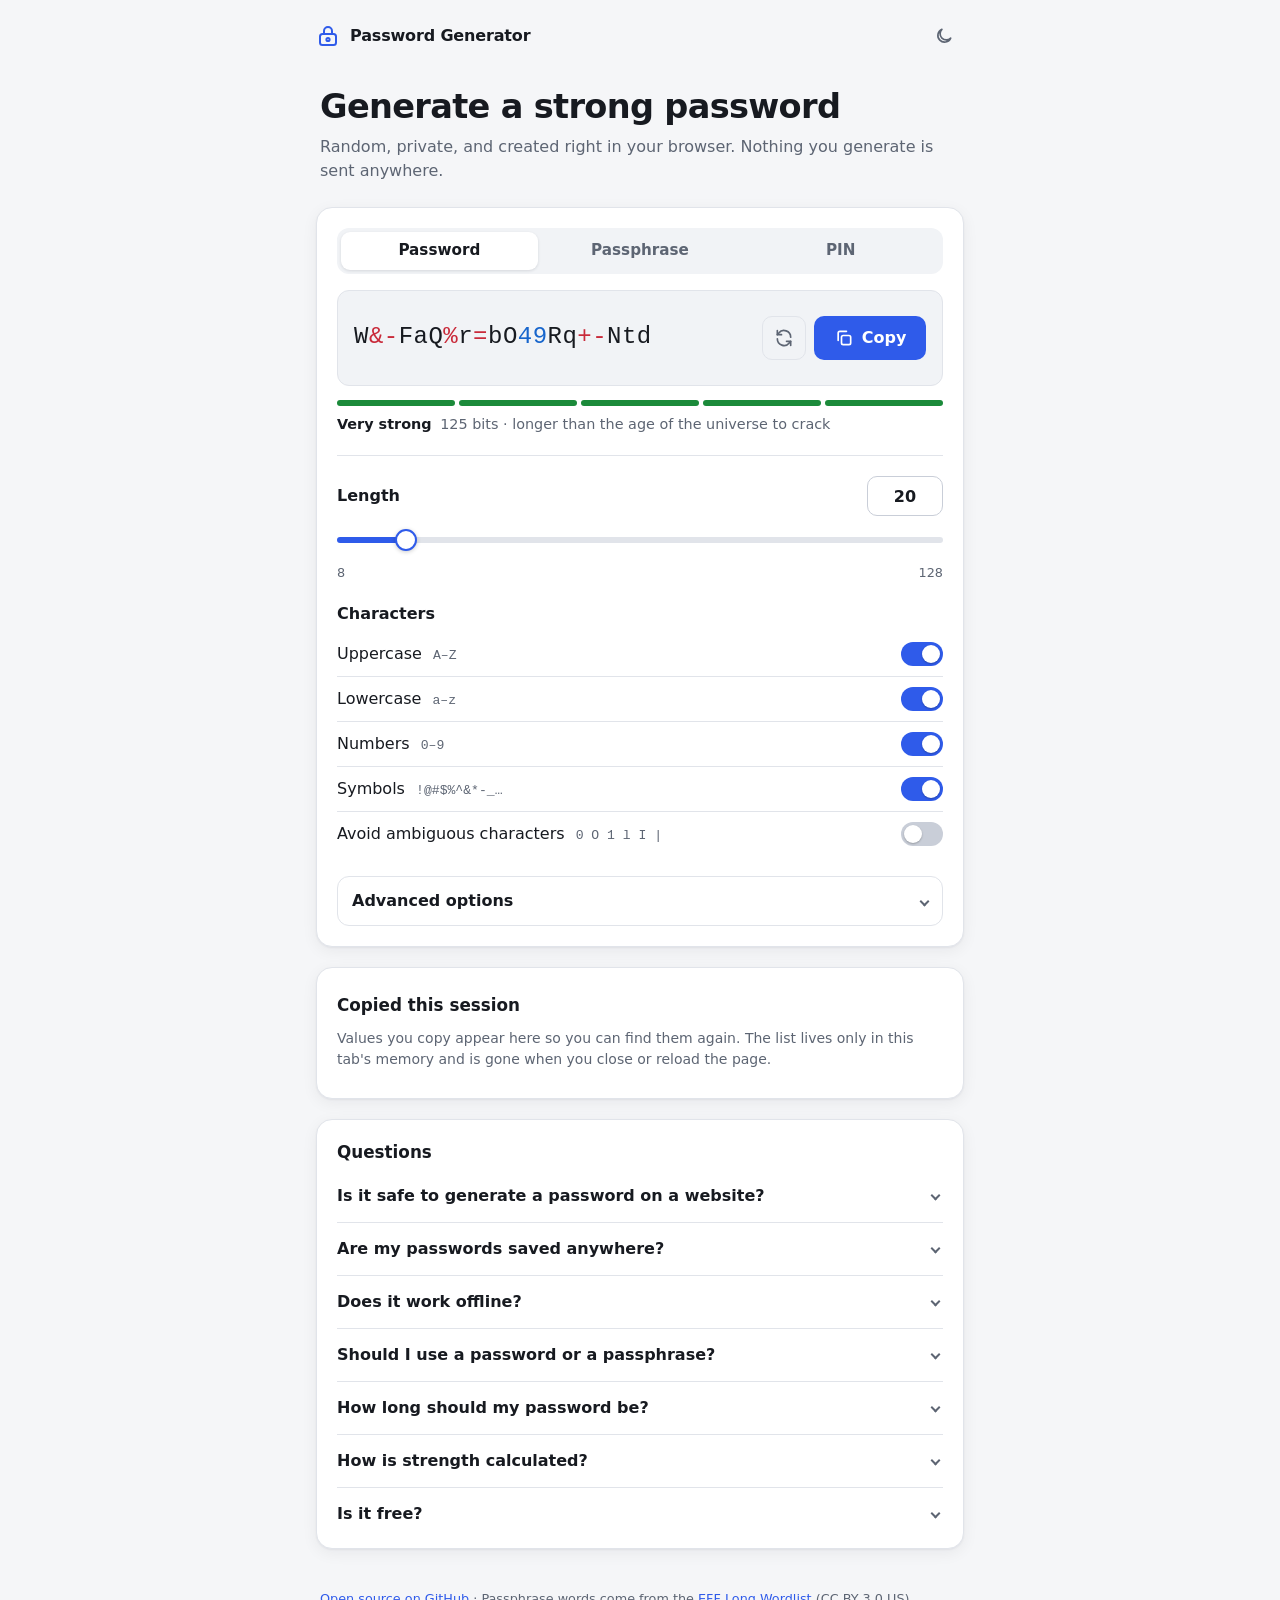
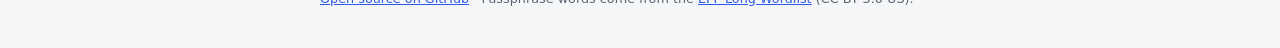
<file: index.html>
<!doctype html>
<html lang="en">
<head>
  <meta charset="utf-8">
  <meta name="viewport" content="width=device-width, initial-scale=1">
  <meta http-equiv="Content-Security-Policy" content="default-src 'none'; script-src 'self'; style-src 'self'; img-src 'self' data:; manifest-src 'self'; worker-src 'self'; base-uri 'none'; form-action 'none'">
  <meta name="referrer" content="no-referrer">
  <title>Password &amp; Passphrase Generator – Free, Private, Offline</title>
  <meta name="description" content="Generate strong passwords, passphrases and PINs in your browser. Free, open source, no tracking, works offline. Nothing leaves your device.">
  <link rel="canonical" href="https://simonesarti.github.io/password-generator/">

  <!-- Link previews (Open Graph / X) -->
  <meta property="og:type" content="website">
  <meta property="og:site_name" content="Password Generator">
  <meta property="og:title" content="Password &amp; Passphrase Generator – Free, Private, Offline">
  <meta property="og:description" content="Strong passwords, passphrases and PINs generated in your browser. Free, open source, no tracking, works offline.">
  <meta property="og:url" content="https://simonesarti.github.io/password-generator/">
  <meta property="og:image" content="https://simonesarti.github.io/password-generator/assets/og-image.png">
  <meta property="og:image:width" content="1200">
  <meta property="og:image:height" content="630">
  <meta property="og:image:alt" content="Password Generator: strong passwords, generated privately. Free and open source, no tracking, works offline.">
  <meta property="og:locale" content="en_US">
  <meta name="twitter:card" content="summary_large_image">

  <!-- App / icons -->
  <meta name="theme-color" content="#f5f6f8" media="(prefers-color-scheme: light)">
  <meta name="theme-color" content="#0f1115" media="(prefers-color-scheme: dark)">
  <link rel="manifest" href="manifest.webmanifest">
  <link rel="icon" href="favicon.svg" type="image/svg+xml">
  <link rel="icon" href="assets/icons/icon-192.png" type="image/png" sizes="192x192">
  <link rel="apple-touch-icon" href="assets/icons/apple-touch-icon.png">
  <meta name="apple-mobile-web-app-title" content="Passwords">

  <!-- Structured data for search engines (data only, never executed) -->
  <script type="application/ld+json">
  {
    "@context": "https://schema.org",
    "@type": "WebApplication",
    "name": "Password Generator",
    "alternateName": "Password & Passphrase Generator",
    "url": "https://simonesarti.github.io/password-generator/",
    "description": "Free, open-source generator for strong passwords, passphrases and PINs. Runs entirely in the browser with no tracking and works offline.",
    "image": "https://simonesarti.github.io/password-generator/assets/og-image.png",
    "applicationCategory": "SecurityApplication",
    "operatingSystem": "Any",
    "browserRequirements": "Requires JavaScript and a modern web browser",
    "isAccessibleForFree": true,
    "offers": { "@type": "Offer", "price": "0", "priceCurrency": "USD" },
    "featureList": [
      "Random passwords from 8 to 128 characters",
      "Passphrases from the EFF long wordlist",
      "Numeric PINs",
      "Strength meter with estimated crack time",
      "Works offline and can be installed as an app",
      "No tracking, cookies or third-party scripts"
    ],
    "sameAs": ["https://github.com/simonesarti/password-generator"]
  }
  </script>

  <link rel="stylesheet" href="assets/css/style.css">
  <script src="assets/js/theme.js"></script>
</head>
<body>
  <header class="topbar">
    <div class="brand">
      <svg class="brand-icon" viewBox="0 0 24 24" aria-hidden="true"><rect x="4" y="10" width="16" height="11" rx="2.5"/><path d="M8 10V7a4 4 0 0 1 8 0v3"/><circle cx="12" cy="15.5" r="1.6"/></svg>
      <span>Password Generator</span>
    </div>
    <button id="theme-toggle" class="icon-btn" type="button" aria-label="Switch to dark theme" title="Toggle theme">
      <svg class="icon-moon" viewBox="0 0 24 24" aria-hidden="true"><path d="M20 14.5A8 8 0 1 1 9.5 4a6.5 6.5 0 0 0 10.5 10.5z"/></svg>
      <svg class="icon-sun" viewBox="0 0 24 24" aria-hidden="true"><circle cx="12" cy="12" r="4"/><path d="M12 2v2M12 20v2M4.9 4.9l1.4 1.4M17.7 17.7l1.4 1.4M2 12h2M20 12h2M4.9 19.1l1.4-1.4M17.7 6.3l1.4-1.4"/></svg>
    </button>
  </header>

  <main class="container">
    <div class="intro">
      <h1>Generate a strong password</h1>
      <p>Random, private, and created right in your browser. Nothing you generate is sent anywhere.</p>
    </div>

    <section class="card generator" aria-label="Generator">
      <div class="tabs" role="tablist" aria-label="What to generate">
        <button type="button" role="tab" id="tab-password" data-mode="password" aria-controls="panel-password" aria-selected="true">Password</button>
        <button type="button" role="tab" id="tab-passphrase" data-mode="passphrase" aria-controls="panel-passphrase" aria-selected="false" tabindex="-1">Passphrase</button>
        <button type="button" role="tab" id="tab-pin" data-mode="pin" aria-controls="panel-pin" aria-selected="false" tabindex="-1">PIN</button>
      </div>

      <div class="output" id="output">
        <output id="result" class="result" aria-label="Generated value"></output>
        <div class="output-actions">
          <button id="regenerate" class="icon-btn icon-btn-lg" type="button" aria-label="Generate a new one" title="Generate a new one">
            <svg viewBox="0 0 24 24" aria-hidden="true"><path d="M20 11a8 8 0 0 0-14.3-4.9L4 8"/><path d="M4 3v5h5"/><path d="M4 13a8 8 0 0 0 14.3 4.9L20 16"/><path d="M20 21v-5h-5"/></svg>
          </button>
          <button id="copy" class="btn btn-primary" type="button">
            <svg viewBox="0 0 24 24" aria-hidden="true"><rect x="9" y="9" width="11" height="11" rx="2"/><path d="M5 15V6a2 2 0 0 1 2-2h8"/></svg>
            <span id="copy-label">Copy</span>
          </button>
        </div>
      </div>

      <div class="strength" id="strength" data-score="0">
        <div class="meter" aria-hidden="true"><span></span><span></span><span></span><span></span><span></span></div>
        <p class="strength-text" aria-live="polite">
          <strong id="strength-label">–</strong>
          <span id="strength-detail"></span>
        </p>
      </div>

      <!-- Password options -->
      <div class="panel" id="panel-password" role="tabpanel" aria-labelledby="tab-password">
        <div class="field">
          <div class="field-head">
            <label for="pw-length-range">Length</label>
            <input class="num" type="text" id="pw-length" inputmode="numeric" pattern="[0-9]*" role="spinbutton" spellcheck="false" aria-label="Password length">
          </div>
          <input type="range" id="pw-length-range" class="range">
          <div class="range-scale" id="pw-length-range-scale" aria-hidden="true"><span></span><span></span></div>
        </div>

        <fieldset class="group">
          <legend>Characters</legend>
          <label class="toggle"><input type="checkbox" id="pw-upper"><span class="switch" aria-hidden="true"></span><span class="toggle-text">Uppercase <small>A–Z</small></span></label>
          <label class="toggle"><input type="checkbox" id="pw-lower"><span class="switch" aria-hidden="true"></span><span class="toggle-text">Lowercase <small>a–z</small></span></label>
          <label class="toggle"><input type="checkbox" id="pw-digits"><span class="switch" aria-hidden="true"></span><span class="toggle-text">Numbers <small>0–9</small></span></label>
          <label class="toggle"><input type="checkbox" id="pw-symbols"><span class="switch" aria-hidden="true"></span><span class="toggle-text">Symbols <small id="pw-symbols-preview">!@#$%^&amp;*</small></span></label>
          <label class="toggle"><input type="checkbox" id="pw-ambiguous"><span class="switch" aria-hidden="true"></span><span class="toggle-text">Avoid ambiguous characters <small>0 O 1 l I |</small></span></label>
        </fieldset>

        <details class="advanced">
          <summary>Advanced options</summary>
          <div class="advanced-body">
            <div class="row-2">
              <div class="field-inline">
                <label for="pw-min-digits">Minimum numbers <small class="label-hint" id="pw-min-digits-hint"></small></label>
                <input class="num" type="text" id="pw-min-digits" inputmode="numeric" pattern="[0-9]*" role="spinbutton" spellcheck="false">
              </div>
              <div class="field-inline">
                <label for="pw-min-symbols">Minimum symbols <small class="label-hint" id="pw-min-symbols-hint"></small></label>
                <input class="num" type="text" id="pw-min-symbols" inputmode="numeric" pattern="[0-9]*" role="spinbutton" spellcheck="false">
              </div>
            </div>
            <div class="field-text">
              <label for="pw-symbol-set">Symbols to use</label>
              <input type="text" id="pw-symbol-set" class="text mono" spellcheck="false" autocomplete="off" autocapitalize="off">
              <p class="hint">Some sites only accept certain symbols. Edit this list to match.</p>
            </div>
            <div class="field-text">
              <label for="pw-exclude">Never use these characters</label>
              <input type="text" id="pw-exclude" class="text mono" spellcheck="false" autocomplete="off" autocapitalize="off" placeholder="e.g. &quot;'`\">
            </div>
            <button type="button" id="pw-reset" class="btn btn-ghost btn-sm">Reset to defaults</button>
          </div>
        </details>
      </div>

      <!-- Passphrase options -->
      <div class="panel" id="panel-passphrase" role="tabpanel" aria-labelledby="tab-passphrase" hidden>
        <div class="field">
          <div class="field-head">
            <label for="pp-words-range">Number of words</label>
            <input class="num" type="text" id="pp-words" inputmode="numeric" pattern="[0-9]*" role="spinbutton" spellcheck="false" aria-label="Number of words">
          </div>
          <input type="range" id="pp-words-range" class="range">
          <div class="range-scale" id="pp-words-range-scale" aria-hidden="true"><span></span><span></span></div>
        </div>

        <div class="field-select">
          <label for="pp-separator">Separator</label>
          <div class="select-wrap">
            <select id="pp-separator">
              <option value="hyphen">Hyphen ( - )</option>
              <option value="space">Space</option>
              <option value="period">Period ( . )</option>
              <option value="comma">Comma ( , )</option>
              <option value="underscore">Underscore ( _ )</option>
              <option value="none">None</option>
              <option value="digits">Random numbers</option>
              <option value="digitsSymbols">Random numbers &amp; symbols</option>
            </select>
          </div>
        </div>

        <fieldset class="group">
          <legend>Options</legend>
          <label class="toggle"><input type="checkbox" id="pp-capitalize"><span class="switch" aria-hidden="true"></span><span class="toggle-text">Capitalize words</span></label>
          <label class="toggle"><input type="checkbox" id="pp-number"><span class="switch" aria-hidden="true"></span><span class="toggle-text">Include a number</span></label>
        </fieldset>
      </div>

      <!-- PIN options -->
      <div class="panel" id="panel-pin" role="tabpanel" aria-labelledby="tab-pin" hidden>
        <div class="field">
          <div class="field-head">
            <label for="pin-length-range">Length</label>
            <input class="num" type="text" id="pin-length" inputmode="numeric" pattern="[0-9]*" role="spinbutton" spellcheck="false" aria-label="PIN length">
          </div>
          <input type="range" id="pin-length-range" class="range">
          <div class="range-scale" id="pin-length-range-scale" aria-hidden="true"><span></span><span></span></div>
        </div>
        <p class="hint">PINs are only safe where attempts are limited, like a phone or bank card that locks after a few wrong tries. Never use one as an account password.</p>
      </div>
    </section>

    <section class="card history" aria-labelledby="history-title">
      <div class="history-head">
        <h2 id="history-title">Copied this session</h2>
        <button type="button" id="history-clear" class="btn btn-ghost btn-sm" hidden>Clear</button>
      </div>
      <p class="hint" id="history-empty">Values you copy appear here so you can find them again. The list lives only in this tab's memory and is gone when you close or reload the page.</p>
      <ol class="history-list" id="history-list"></ol>
    </section>

    <section class="card faq" aria-labelledby="faq-title">
      <h2 id="faq-title">Questions</h2>

      <details class="faq-item">
        <summary>Is it safe to generate a password on a website?</summary>
        <p>Here, yes. Every value is created on your device by your browser's cryptographic random number generator and never leaves it. The page has no analytics, cookies or third-party scripts, and its security policy blocks it from connecting to any server. You can check by turning off your internet connection, or by reading the <a href="https://github.com/simonesarti/password-generator" rel="noopener noreferrer">source code</a>.</p>
      </details>

      <details class="faq-item">
        <summary>Are my passwords saved anywhere?</summary>
        <p>No. Only your settings are remembered, in this browser. Values you copy are listed under "Copied this session" until you close or reload the page, and are never written to storage.</p>
      </details>

      <details class="faq-item">
        <summary>Does it work offline?</summary>
        <p>Yes. After your first visit your browser keeps a copy of the page, so it works without a connection. You can also install it as an app: use "Add to Home Screen" on your phone, or the install icon in your browser's address bar.</p>
      </details>

      <details class="faq-item">
        <summary>Should I use a password or a passphrase?</summary>
        <p>Use a random password for accounts saved in a password manager: it packs the most strength into each character. Use a passphrase for things you have to remember or type, like your password manager's master password or your computer login.</p>
      </details>

      <details class="faq-item">
        <summary>How long should my password be?</summary>
        <p>A random password of 16 or more characters, or a passphrase of 5 or more words, is strong for almost anything. If a site limits length or symbols, change the options to match its rules; the strength meter shows how much protection you keep.</p>
      </details>

      <details class="faq-item">
        <summary>How is strength calculated?</summary>
        <p>From how the value was generated, not how it looks: how many characters or words were possible and how many were picked, measured in bits. Crack times assume an attacker trying 10 billion guesses per second against a stolen password database.</p>
      </details>

      <details class="faq-item">
        <summary>Is it free?</summary>
        <p>Yes, with no ads, accounts or limits. It's open source on <a href="https://github.com/simonesarti/password-generator" rel="noopener noreferrer">GitHub</a>.</p>
      </details>
    </section>
  </main>

  <footer class="footer">
    <p><a href="https://github.com/simonesarti/password-generator" rel="noopener noreferrer">Open source on GitHub</a> · Passphrase words come from the <a href="https://www.eff.org/dice" rel="noopener noreferrer">EFF Long Wordlist</a> (CC BY 3.0 US).</p>
  </footer>

  <div id="toast" class="toast" role="status" aria-live="polite"></div>

  <script src="assets/js/wordlist.js"></script>
  <script src="assets/js/generator.js"></script>
  <script src="assets/js/app.js"></script>
</body>
</html>
</file>
<file: assets/css/style.css>
/* ---------- tokens ---------- */

:root {
  color-scheme: light;
  --bg: #f5f6f8;
  --surface: #ffffff;
  --surface-2: #f1f3f6;
  --border: #e1e4ea;
  --border-strong: #c9ced8;
  --text: #171a20;
  --muted: #5d6573;
  --accent: #2f5bea;
  --accent-hover: #2349c4;
  --accent-soft: #e8eeff;
  --on-accent: #ffffff;
  --ring: rgba(47, 91, 234, 0.4);
  --digit: #1765cc;
  --symbol: #c92a3a;
  --s0: #d6334a;
  --s1: #e8711a;
  --s2: #d39e00;
  --s3: #2f9e44;
  --s4: #1b8a3a;
  --shadow: 0 1px 2px rgba(16, 24, 40, 0.05), 0 4px 16px rgba(16, 24, 40, 0.06);
  --radius: 16px;
  --radius-sm: 10px;
  --font: system-ui, -apple-system, "Segoe UI", Roboto, "Helvetica Neue", Arial, sans-serif;
  --mono: ui-monospace, "SF Mono", "Cascadia Mono", "JetBrains Mono", Menlo, Consolas, "Liberation Mono", monospace;
}

@media (prefers-color-scheme: dark) {
  :root:not([data-theme="light"]) {
    color-scheme: dark;
    --bg: #0f1115;
    --surface: #171a20;
    --surface-2: #1f232b;
    --border: #2a2f39;
    --border-strong: #3a414e;
    --text: #e9ebef;
    --muted: #9aa2b1;
    --accent: #7091ff;
    --accent-hover: #8ea8ff;
    --accent-soft: #1d2540;
    --on-accent: #0b1022;
    --ring: rgba(112, 145, 255, 0.45);
    --digit: #6cb0ff;
    --symbol: #ff7b86;
    --s0: #ff5d6e;
    --s1: #ff9447;
    --s2: #f2c230;
    --s3: #4cc366;
    --s4: #37d46a;
    --shadow: 0 1px 2px rgba(0, 0, 0, 0.3), 0 8px 24px rgba(0, 0, 0, 0.25);
  }
}

:root[data-theme="dark"] {
  color-scheme: dark;
  --bg: #0f1115;
  --surface: #171a20;
  --surface-2: #1f232b;
  --border: #2a2f39;
  --border-strong: #3a414e;
  --text: #e9ebef;
  --muted: #9aa2b1;
  --accent: #7091ff;
  --accent-hover: #8ea8ff;
  --accent-soft: #1d2540;
  --on-accent: #0b1022;
  --ring: rgba(112, 145, 255, 0.45);
  --digit: #6cb0ff;
  --symbol: #ff7b86;
  --s0: #ff5d6e;
  --s1: #ff9447;
  --s2: #f2c230;
  --s3: #4cc366;
  --s4: #37d46a;
  --shadow: 0 1px 2px rgba(0, 0, 0, 0.3), 0 8px 24px rgba(0, 0, 0, 0.25);
}

/* ---------- base ---------- */

*, *::before, *::after { box-sizing: border-box; }

html { -webkit-text-size-adjust: 100%; }

body {
  margin: 0;
  background: var(--bg);
  color: var(--text);
  font-family: var(--font);
  font-size: 16px;
  line-height: 1.5;
  -webkit-font-smoothing: antialiased;
}

[hidden] { display: none !important; }

.preload *, .preload *::before, .preload *::after { transition: none !important; }

h1, h2, h3, p { margin: 0; }

a { color: var(--accent); }
a:hover { color: var(--accent-hover); }

button, input, select { font: inherit; color: inherit; }

:focus-visible {
  outline: 2px solid var(--accent);
  outline-offset: 2px;
}

svg { width: 20px; height: 20px; fill: none; stroke: currentColor; stroke-width: 2; stroke-linecap: round; stroke-linejoin: round; flex: none; }

.offscreen { position: fixed; top: 0; left: -9999px; opacity: 0; }

/* ---------- layout ---------- */

.topbar {
  max-width: 680px;
  margin: 0 auto;
  padding: 16px;
  display: flex;
  align-items: center;
  justify-content: space-between;
}

.brand { display: flex; align-items: center; gap: 10px; font-weight: 650; letter-spacing: -0.01em; }
.brand-icon { width: 24px; height: 24px; color: var(--accent); }

.container {
  max-width: 680px;
  margin: 0 auto;
  padding: 8px 16px 32px;
  display: flex;
  flex-direction: column;
  gap: 20px;
}

.intro { padding: 8px 4px 4px; }
.intro h1 { font-size: clamp(1.6rem, 1.2rem + 1.6vw, 2.1rem); line-height: 1.15; letter-spacing: -0.02em; font-weight: 700; }
.intro p { margin-top: 8px; color: var(--muted); }

.card {
  background: var(--surface);
  border: 1px solid var(--border);
  border-radius: var(--radius);
  box-shadow: var(--shadow);
  padding: 20px;
}

/* ---------- buttons ---------- */

.btn {
  display: inline-flex;
  align-items: center;
  justify-content: center;
  gap: 8px;
  height: 44px;
  padding: 0 18px;
  border-radius: var(--radius-sm);
  border: 1px solid transparent;
  font-weight: 600;
  cursor: pointer;
  transition: background-color 0.15s, color 0.15s, border-color 0.15s, transform 0.05s;
}
.btn:active { transform: translateY(1px); }
.btn:disabled { opacity: 0.5; cursor: not-allowed; }

.btn-primary { background: var(--accent); color: var(--on-accent); min-width: 112px; }
.btn-primary:hover:not(:disabled) { background: var(--accent-hover); }
.btn-primary.is-copied { background: var(--s3); color: #fff; }

.btn-ghost { background: transparent; border-color: var(--border-strong); color: var(--text); }
.btn-ghost:hover { background: var(--surface-2); }
.btn-sm { height: 34px; padding: 0 12px; font-size: 0.875rem; font-weight: 550; }

.icon-btn {
  display: inline-grid;
  place-items: center;
  width: 40px;
  height: 40px;
  border-radius: var(--radius-sm);
  border: 1px solid transparent;
  background: transparent;
  color: var(--muted);
  cursor: pointer;
  transition: background-color 0.15s, color 0.15s;
}
.icon-btn:hover { background: var(--surface-2); color: var(--text); }
.icon-btn-lg { width: 44px; height: 44px; border-color: var(--border); }
.icon-btn.is-spinning svg { animation: spin 0.45s ease-out; }
@keyframes spin { from { transform: rotate(0); } to { transform: rotate(180deg); } }

#theme-toggle .icon-sun { display: none; }
:root[data-theme="dark"] #theme-toggle .icon-moon { display: none; }
:root[data-theme="dark"] #theme-toggle .icon-sun { display: block; }
@media (prefers-color-scheme: dark) {
  :root:not([data-theme="light"]) #theme-toggle .icon-moon { display: none; }
  :root:not([data-theme="light"]) #theme-toggle .icon-sun { display: block; }
}

/* ---------- tabs ---------- */

.tabs {
  display: grid;
  grid-template-columns: repeat(3, 1fr);
  gap: 4px;
  padding: 4px;
  background: var(--surface-2);
  border-radius: 12px;
}
.tabs [role="tab"] {
  height: 38px;
  border: 0;
  border-radius: 9px;
  background: transparent;
  color: var(--muted);
  font-weight: 600;
  font-size: 0.95rem;
  cursor: pointer;
  transition: background-color 0.15s, color 0.15s;
}
.tabs [role="tab"]:hover { color: var(--text); }
.tabs [role="tab"][aria-selected="true"] {
  background: var(--surface);
  color: var(--text);
  box-shadow: 0 1px 3px rgba(16, 24, 40, 0.12);
}

/* ---------- output ---------- */

.output {
  margin-top: 16px;
  display: flex;
  align-items: center;
  gap: 12px;
  padding: 16px;
  min-height: 96px;
  background: var(--surface-2);
  border: 1px solid var(--border);
  border-radius: 12px;
}

.result {
  flex: 1;
  min-width: 0;
  font-family: var(--mono);
  font-size: 1.5rem;
  line-height: 1.35;
  letter-spacing: 0.02em;
  white-space: pre-wrap;
  overflow-wrap: anywhere;
  word-break: break-all;
  user-select: all;
  -webkit-user-select: all;
}
/* Passphrases wrap between words, not mid-word. */
.result[data-mode="passphrase"] { word-break: normal; }
.result[data-size="sm"] { font-size: 1.2rem; }
.result[data-size="xs"] { font-size: 1rem; }
.result[data-size="error"] { font-family: var(--font); font-size: 1rem; color: var(--s0); user-select: text; -webkit-user-select: text; }

.c-digit { color: var(--digit); }
.c-symbol { color: var(--symbol); }

.output-actions { display: flex; gap: 8px; flex: none; }

/* ---------- strength ---------- */

.strength { margin-top: 14px; }
.meter { display: grid; grid-template-columns: repeat(5, 1fr); gap: 4px; }
.meter span { height: 6px; border-radius: 3px; background: var(--border); transition: background-color 0.2s; }

.strength[data-score="0"] .meter span:nth-child(-n+1) { background: var(--s0); }
.strength[data-score="1"] .meter span:nth-child(-n+2) { background: var(--s1); }
.strength[data-score="2"] .meter span:nth-child(-n+3) { background: var(--s2); }
.strength[data-score="3"] .meter span:nth-child(-n+4) { background: var(--s3); }
.strength[data-score="4"] .meter span { background: var(--s4); }

.strength-text { margin-top: 8px; font-size: 0.9rem; color: var(--muted); min-height: 1.5em; }
.strength-text strong { color: var(--text); margin-right: 4px; }
.strength[data-score="0"] strong { color: var(--s0); }
.strength[data-score="1"] strong { color: var(--s1); }

/* ---------- option panels ---------- */

.panel { margin-top: 20px; padding-top: 20px; border-top: 1px solid var(--border); display: flex; flex-direction: column; gap: 20px; }

.field-head { display: flex; align-items: center; justify-content: space-between; margin-bottom: 10px; }
label, legend { font-weight: 600; }

.num, .text, select {
  height: 40px;
  border: 1px solid var(--border-strong);
  border-radius: var(--radius-sm);
  background: var(--surface);
  padding: 0 12px;
}
.num { width: 76px; text-align: center; font-variant-numeric: tabular-nums; font-weight: 600; }
.num:disabled, .text:disabled { opacity: 0.5; }
.num.is-refused { animation: refuse 0.6s ease-out; }
@keyframes refuse {
  0%, 40% { border-color: var(--s0); box-shadow: 0 0 0 3px color-mix(in srgb, var(--s0) 30%, transparent); }
}
.text { width: 100%; }
.mono { font-family: var(--mono); letter-spacing: 0.04em; }
.num:focus-visible, .text:focus-visible, select:focus-visible { outline: none; border-color: var(--accent); box-shadow: 0 0 0 3px var(--ring); }

/* range */
.range-scale {
  display: flex;
  justify-content: space-between;
  margin-top: 2px;
  font-size: 0.8rem;
  color: var(--muted);
  font-variant-numeric: tabular-nums;
}
.label-hint { margin-left: 4px; color: var(--muted); font-weight: 400; font-size: 0.82rem; font-variant-numeric: tabular-nums; }

.range {
  --fill: 50%;
  -webkit-appearance: none;
  appearance: none;
  width: 100%;
  height: 28px;
  margin: 0;
  background: transparent;
  cursor: pointer;
}
.range:focus-visible { outline: none; }
.range::-webkit-slider-runnable-track {
  height: 6px;
  border-radius: 3px;
  background: linear-gradient(to right, var(--accent) var(--fill), var(--border) var(--fill));
}
.range::-moz-range-track { height: 6px; border-radius: 3px; background: var(--border); }
.range::-moz-range-progress { height: 6px; border-radius: 3px; background: var(--accent); }
.range::-webkit-slider-thumb {
  -webkit-appearance: none;
  width: 22px;
  height: 22px;
  margin-top: -8px;
  border-radius: 50%;
  background: var(--surface);
  border: 2px solid var(--accent);
  box-shadow: 0 1px 4px rgba(0, 0, 0, 0.2);
}
.range::-moz-range-thumb {
  width: 18px;
  height: 18px;
  border-radius: 50%;
  background: var(--surface);
  border: 2px solid var(--accent);
  box-shadow: 0 1px 4px rgba(0, 0, 0, 0.2);
}
.range:focus-visible::-webkit-slider-thumb { box-shadow: 0 0 0 4px var(--ring); }
.range:focus-visible::-moz-range-thumb { box-shadow: 0 0 0 4px var(--ring); }

/* toggles */
.group { border: 0; margin: 0; padding: 0; min-width: 0; }
.group legend { padding: 0; margin-bottom: 6px; }

.toggle {
  position: relative;
  display: flex;
  align-items: center;
  gap: 12px;
  padding: 10px 0;
  font-weight: 450;
  cursor: pointer;
}
.toggle + .toggle { border-top: 1px solid var(--border); }
.toggle input { position: absolute; opacity: 0; width: 1px; height: 1px; margin: 0; }
.toggle-text { flex: 1; min-width: 0; }
.toggle-text small { margin-left: 6px; color: var(--muted); font-family: var(--mono); font-size: 0.82rem; }

.switch {
  order: 2;
  position: relative;
  flex: none;
  width: 42px;
  height: 24px;
  border-radius: 12px;
  background: var(--border-strong);
  transition: background-color 0.15s;
}
.switch::after {
  content: "";
  position: absolute;
  top: 3px;
  left: 3px;
  width: 18px;
  height: 18px;
  border-radius: 50%;
  background: #fff;
  box-shadow: 0 1px 2px rgba(0, 0, 0, 0.25);
  transition: transform 0.15s;
}
.toggle input:checked + .switch { background: var(--accent); }
.toggle input:checked + .switch::after { transform: translateX(18px); }
.toggle input:focus-visible + .switch { outline: 2px solid var(--accent); outline-offset: 2px; }

/* select */
.field-select { display: flex; align-items: center; justify-content: space-between; gap: 12px; }
.select-wrap { position: relative; }
.select-wrap::after {
  content: "";
  position: absolute;
  right: 14px;
  top: 50%;
  width: 7px;
  height: 7px;
  border-right: 2px solid var(--muted);
  border-bottom: 2px solid var(--muted);
  transform: translateY(-70%) rotate(45deg);
  pointer-events: none;
}
select { -webkit-appearance: none; appearance: none; padding-right: 36px; min-width: 220px; cursor: pointer; }

/* advanced */
.advanced { border: 1px solid var(--border); border-radius: 12px; }
.advanced summary {
  list-style: none;
  display: flex;
  align-items: center;
  justify-content: space-between;
  padding: 12px 14px;
  font-weight: 600;
  cursor: pointer;
  border-radius: 12px;
}
.advanced summary::-webkit-details-marker { display: none; }
.advanced summary::after {
  content: "";
  width: 7px;
  height: 7px;
  border-right: 2px solid var(--muted);
  border-bottom: 2px solid var(--muted);
  transform: rotate(45deg);
  transition: transform 0.15s;
}
.advanced[open] summary::after { transform: rotate(-135deg); }
.advanced-body { padding: 4px 14px 16px; display: flex; flex-direction: column; gap: 16px; align-items: flex-start; }

.row-2 { display: grid; grid-template-columns: 1fr; gap: 12px; width: 100%; }
.field-inline { display: flex; align-items: center; justify-content: space-between; gap: 8px; font-size: 0.95rem; }
.field-inline label { font-weight: 500; }
.field-text { display: flex; flex-direction: column; gap: 6px; width: 100%; }
.field-text label { font-weight: 500; font-size: 0.95rem; }

.hint { font-size: 0.875rem; color: var(--muted); }

/* ---------- history ---------- */

.history-head { display: flex; align-items: center; justify-content: space-between; gap: 12px; min-height: 34px; }
.history h2 { font-size: 1.05rem; font-weight: 650; }
.history > .hint { margin-top: 6px; }

.history-list { list-style: none; margin: 8px 0 0; padding: 0; }
.history-list li { display: flex; align-items: center; gap: 12px; padding: 10px 0; }
.history-list li + li { border-top: 1px solid var(--border); }
.history-text { flex: 1; min-width: 0; display: flex; flex-direction: column; }
.history-text code { font-family: var(--mono); font-size: 0.95rem; overflow-wrap: anywhere; word-break: break-all; }
.history-meta { font-size: 0.8rem; color: var(--muted); }

/* ---------- FAQ + footer ---------- */

.faq { padding-bottom: 8px; }
.faq h2 { font-size: 1.05rem; font-weight: 650; margin-bottom: 4px; }
.faq-item + .faq-item { border-top: 1px solid var(--border); }
.faq-item summary {
  list-style: none;
  display: flex;
  align-items: center;
  justify-content: space-between;
  gap: 16px;
  padding: 14px 0;
  font-weight: 550;
  cursor: pointer;
}
.faq-item summary::-webkit-details-marker { display: none; }
.faq-item summary::after {
  content: "";
  flex: none;
  width: 7px;
  height: 7px;
  margin-right: 4px;
  border-right: 2px solid var(--muted);
  border-bottom: 2px solid var(--muted);
  transform: rotate(45deg);
  transition: transform 0.15s;
}
.faq-item[open] summary::after { transform: rotate(-135deg); }
.faq-item p {
  margin: 0 0 14px;
  padding: 12px 14px;
  background: var(--surface-2);
  border: 1px solid var(--border);
  border-radius: 12px;
  font-size: 0.925rem;
  color: var(--muted);
}

.footer { max-width: 680px; margin: 0 auto; padding: 8px 20px 40px; font-size: 0.8rem; color: var(--muted); }

/* ---------- toast ---------- */

.toast {
  position: fixed;
  left: 50%;
  bottom: 24px;
  transform: translate(-50%, 16px);
  max-width: calc(100% - 32px);
  padding: 10px 16px;
  border-radius: 10px;
  background: var(--text);
  color: var(--bg);
  font-size: 0.9rem;
  font-weight: 550;
  box-shadow: 0 8px 24px rgba(0, 0, 0, 0.2);
  opacity: 0;
  pointer-events: none;
  transition: opacity 0.2s, transform 0.2s;
}
.toast.is-visible { opacity: 1; transform: translate(-50%, 0); }

/* ---------- responsive ---------- */

@media (max-width: 600px) {
  .card { padding: 16px; }
  .output { flex-direction: column; align-items: stretch; }
  .result { font-size: 1.3rem; text-align: center; }
  .result[data-size="error"] { text-align: left; }
  .output-actions { justify-content: center; }
  .output-actions .btn-primary { flex: 1; }
  .field-select { flex-direction: column; align-items: stretch; }
  .select-wrap select { width: 100%; min-width: 0; }
}

@media (prefers-reduced-motion: reduce) {
  *, *::before, *::after { transition: none !important; animation: none !important; }
}
</file>
